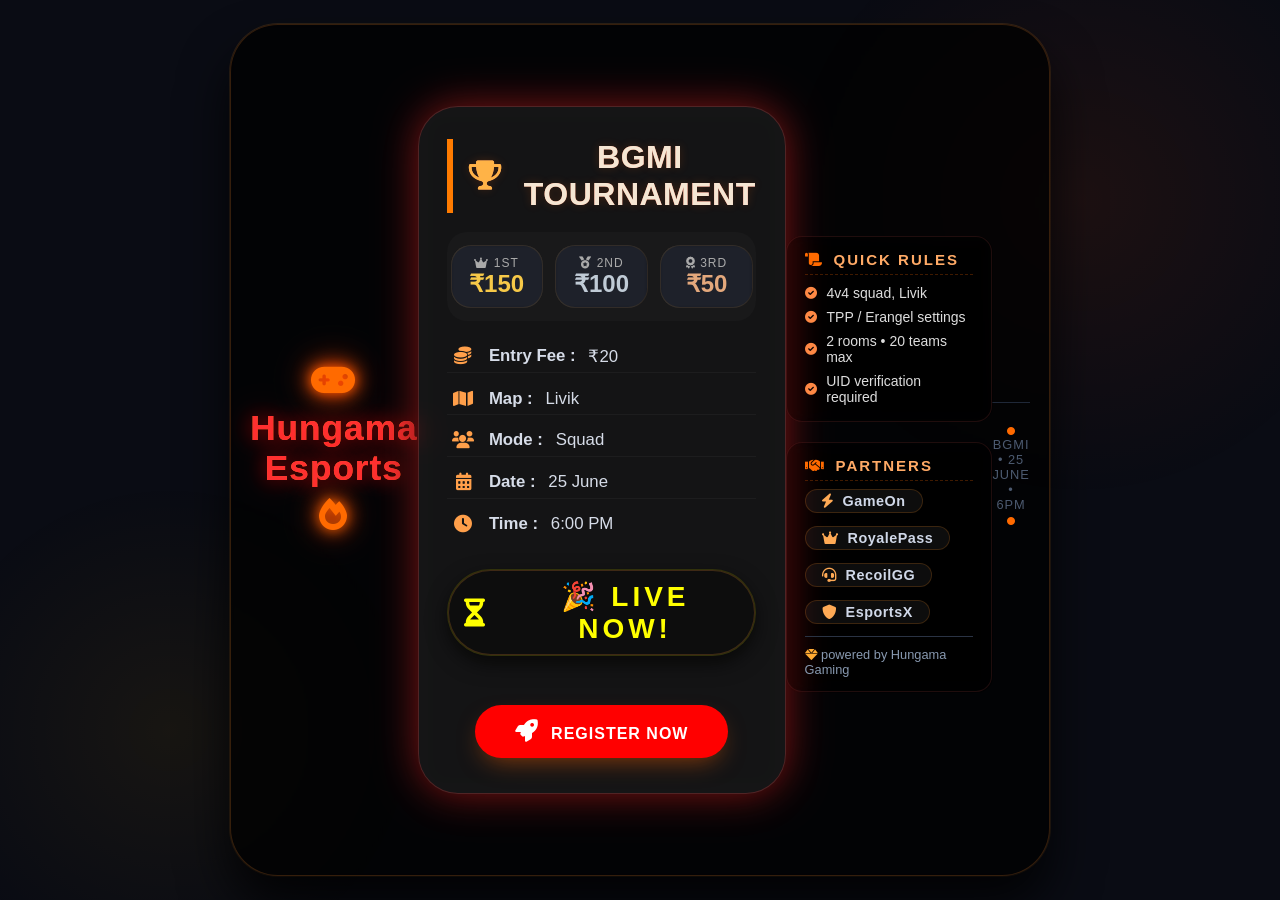
<file: index.html>
<!DOCTYPE html>
<html lang="en">
<head>
  <meta charset="UTF-8" />
  <meta name="viewport" content="width=device-width, initial-scale=1.0" />
  <title>Hungama Esports · BGMI Arena</title>
  <!-- Font Awesome Icons (free) -->
  <link rel="stylesheet" href="https://cdnjs.cloudflare.com/ajax/libs/font-awesome/6.0.0-beta3/css/all.min.css" />
  <style>
    /* ---- RESET & GLOBAL ---- */
    * {
      margin: 0;
      padding: 0;
      box-sizing: border-box;
    }

    body {
      font-family: 'Segoe UI', Roboto, system-ui, sans-serif;
      background: #0b0d15;
      min-height: 100vh;
      display: flex;
      align-items: center;
      justify-content: center;
      padding: 1.5rem;
      /* subtle moving gradient background */
      background: radial-gradient(circle at 20% 30%, #1a1f2e, #0a0c14);
      position: relative;
    }

    /* animated glow orbs */
    body::before {
      content: '';
      position: fixed;
      width: 600px;
      height: 600px;
      background: radial-gradient(circle, rgba(255, 70, 0, 0.08), transparent 70%);
      top: -100px;
      right: -100px;
      z-index: 0;
      pointer-events: none;
    }
    body::after {
      content: '';
      position: fixed;
      width: 500px;
      height: 500px;
      background: radial-gradient(circle, rgba(255, 180, 0, 0.06), transparent 70%);
      bottom: -80px;
      left: -80px;
      z-index: 0;
      pointer-events: none;
    }

    .overlay {
      position: relative;
      z-index: 2;
      width: 100%;
      max-width: 820px;
      margin: 0 auto;
      background: rgba(14, 18, 28, 0.75);
      backdrop-filter: blur(12px);
      -webkit-backdrop-filter: blur(12px);
      border-radius: 48px;
      padding: 2.2rem 2rem 2.8rem;
      box-shadow: 0 30px 50px rgba(0, 0, 0, 0.8), 0 0 0 1px rgba(255, 160, 50, 0.15);
      border: 1px solid rgba(255, 140, 40, 0.2);
      transition: all 0.2s;
    }

    /* ---- HEADER ---- */
    h1 {
      font-size: 2.4rem;
      font-weight: 800;
      letter-spacing: 1px;
      text-align: center;
      background: linear-gradient(135deg, #ff8c1a, #fbb03b, #ff5e00);
      -webkit-background-clip: text;
      background-clip: text;
      color: transparent;
      text-shadow: 0 0 20px rgba(255, 120, 0, 0.3);
      margin-bottom: 1.8rem;
      display: flex;
      align-items: center;
      justify-content: center;
      gap: 0.5rem;
      flex-wrap: wrap;
    }
    h1 i {
      font-size: 2.2rem;
      color: #ff8c1a;
      filter: drop-shadow(0 0 8px #ff6a00);
    }

    /* ---- CARD (tournament details) ---- */
    .card {
      background: rgba(0, 0, 0, 0.4);
      backdrop-filter: blur(4px);
      border-radius: 32px;
      padding: 2rem 2.2rem;
      border: 1px solid rgba(255, 200, 100, 0.15);
      box-shadow: inset 0 2px 4px rgba(255, 255, 255, 0.02);
      display: flex;
      flex-direction: column;
      gap: 0.6rem;
    }

    .card h2 {
      font-size: 2rem;
      font-weight: 700;
      color: #f5e6d3;
      letter-spacing: 0.5px;
      border-left: 6px solid #ff7b00;
      padding-left: 1rem;
      margin-bottom: 0.4rem;
      text-shadow: 0 0 10px rgba(255, 100, 0, 0.2);
    }

    /* prize highlight */
    .prize-grid {
      display: grid;
      grid-template-columns: 1fr 1fr 1fr;
      gap: 0.8rem;
      background: rgba(255, 255, 255, 0.02);
      border-radius: 20px;
      padding: 0.8rem 0.2rem;
      margin: 0.2rem 0 0.6rem;
    }
    .prize-item {
      background: rgba(20, 25, 40, 0.6);
      border-radius: 20px;
      padding: 0.6rem 0.2rem;
      text-align: center;
      border: 1px solid rgba(255, 180, 50, 0.1);
      backdrop-filter: blur(2px);
    }
    .prize-item span {
      display: block;
      font-size: 0.75rem;
      text-transform: uppercase;
      letter-spacing: 1px;
      color: #aaa;
    }
    .prize-item strong {
      font-size: 1.5rem;
      font-weight: 700;
      color: #ffc285;
    }
    .prize-item.gold strong { color: #f7c948; }
    .prize-item.silver strong { color: #c0cbd6; }
    .prize-item.bronze strong { color: #e3a87c; }

    .card p {
      font-size: 1.05rem;
      color: #d6dce8;
      display: flex;
      align-items: center;
      gap: 0.8rem;
      padding: 0.35rem 0.2rem;
      border-bottom: 1px solid rgba(255, 255, 255, 0.04);
    }
    .card p i {
      width: 1.6rem;
      color: #ff9f4a;
      font-size: 1.1rem;
      text-align: center;
    }
    .card p:last-of-type {
      border-bottom: none;
    }

    /* ---- COUNTDOWN (big) ---- */
    #countdown {
      font-size: 2.1rem;
      font-weight: 700;
      background: #151e2b;
      padding: 0.8rem 1.2rem;
      border-radius: 60px;
      text-align: center;
      margin: 0.8rem 0 1.2rem;
      letter-spacing: 4px;
      color: #fdbb6b;
      box-shadow: inset 0 0 0 1px rgba(255, 150, 50, 0.2), 0 8px 20px rgba(0,0,0,0.6);
      font-variant-numeric: tabular-nums;
      border: 1px solid rgba(255, 160, 50, 0.2);
    }
    #countdown i {
      margin-right: 12px;
      color: #ff7b00;
    }

    /* ---- BUTTON ---- */
    .btn {
      display: inline-flex;
      align-items: center;
      justify-content: center;
      gap: 10px;
      background: linear-gradient(145deg, #ff7b00, #e86500);
      padding: 1rem 2rem;
      font-size: 1.4rem;
      font-weight: 700;
      text-transform: uppercase;
      letter-spacing: 1px;
      color: #0b0d15;
      border-radius: 60px;
      text-decoration: none;
      transition: all 0.2s ease;
      border: none;
      box-shadow: 0 10px 25px -8px rgba(255, 100, 0, 0.5);
      margin-top: 0.6rem;
      width: fit-content;
      align-self: center;
      background: linear-gradient(145deg, #ff8c1a, #f55e00);
      color: #111;
      font-weight: 800;
      border: 1px solid rgba(255, 200, 100, 0.3);
    }
    .btn i {
      font-size: 1.4rem;
    }
    .btn:hover {
      transform: scale(1.03);
      background: linear-gradient(145deg, #ff9a2e, #ff5e00);
      box-shadow: 0 0 30px #ff7b00aa;
      color: #000;
    }
    .btn:active {
      transform: scale(0.96);
    }

    /* ---- extra sections: rules & sponsors ---- */
    .extra-row {
      display: flex;
      flex-wrap: wrap;
      gap: 1.2rem;
      margin-top: 1.8rem;
      justify-content: space-between;
    }
    .extra-box {
      flex: 1 1 200px;
      background: rgba(0, 0, 0, 0.3);
      backdrop-filter: blur(4px);
      border-radius: 24px;
      padding: 1.2rem 1.2rem 1.4rem;
      border: 1px solid rgba(255, 180, 70, 0.08);
    }
    .extra-box h3 {
      color: #f5d6b0;
      font-size: 1rem;
      text-transform: uppercase;
      letter-spacing: 2px;
      margin-bottom: 0.6rem;
      display: flex;
      align-items: center;
      gap: 8px;
      border-bottom: 1px dashed #ff8c1a40;
      padding-bottom: 0.4rem;
    }
    .extra-box h3 i {
      color: #ff8c1a;
    }
    .extra-box ul {
      list-style: none;
      color: #bcc6d9;
      font-size: 0.95rem;
      padding-left: 0.2rem;
    }
    .extra-box ul li {
      padding: 0.25rem 0;
      display: flex;
      align-items: center;
      gap: 0.6rem;
    }
    .extra-box ul li i {
      color: #ff9940;
      width: 1.2rem;
      font-size: 0.8rem;
    }
    .sponsor-logos {
      display: flex;
      flex-wrap: wrap;
      gap: 0.8rem 1.2rem;
      align-items: center;
      margin-top: 0.2rem;
    }
    .sponsor-logos span {
      background: rgba(255, 255, 255, 0.05);
      padding: 0.2rem 1rem;
      border-radius: 40px;
      font-size: 0.9rem;
      font-weight: 600;
      color: #d0d8e8;
      border: 1px solid #ff8c1a30;
      letter-spacing: 0.5px;
    }
    .sponsor-logos i {
      color: #ffaa55;
      margin-right: 5px;
    }

    /* ---- responsive ---- */
    @media (max-width: 650px) {
      .overlay {
        padding: 1.5rem 1rem;
      }
      h1 {
        font-size: 1.8rem;
      }
      .card h2 {
        font-size: 1.6rem;
        padding-left: 0.6rem;
      }
      .prize-grid {
        grid-template-columns: 1fr 1fr 1fr;
        gap: 0.4rem;
      }
      #countdown {
        font-size: 1.6rem;
        padding: 0.6rem 0.5rem;
      }
      .btn {
        font-size: 1.1rem;
        padding: 0.8rem 1.6rem;
        width: 100%;
        justify-content: center;
      }
      .extra-row {
        flex-direction: column;
      }
    }
    @media (max-width: 420px) {
      .prize-grid {
        grid-template-columns: 1fr;
      }
      .card p {
        font-size: 0.95rem;
        flex-wrap: wrap;
      }
    }
  </style>
</head>
<body>

<div class="overlay">

  <!-- HEADER with icon -->
  <h1>
    <i class="fas fa-gamepad"></i>
    Hungama Esports
    <i class="fas fa-fire" style="color:#ff6a00; font-size:2rem;"></i>
  </h1>

  <div class="card">

    <h2><i class="fas fa-trophy" style="color:#ffb347; margin-right:12px;"></i> BGMI TOURNAMENT</h2>

    <!-- Prize podium grid -->
    <div class="prize-grid">
      <div class="prize-item gold">
        <span><i class="fas fa-crown"></i> 1st</span>
        <strong>₹150</strong>
      </div>
      <div class="prize-item silver">
        <span><i class="fas fa-medal"></i> 2nd</span>
        <strong>₹100</strong>
      </div>
      <div class="prize-item bronze">
        <span><i class="fas fa-award"></i> 3rd</span>
        <strong>₹50</strong>
      </div>
    </div>

    <!-- Details with icons -->
    <p><i class="fas fa-coins"></i> <strong>Entry Fee :</strong> ₹20</p>
    <p><i class="fas fa-map"></i> <strong>Map :</strong> Livik</p>
    <p><i class="fas fa-users"></i> <strong>Mode :</strong> Squad</p>
    <p><i class="fas fa-calendar-alt"></i> <strong>Date :</strong> 25 June</p>
    <p><i class="fas fa-clock"></i> <strong>Time :</strong> 6:00 PM</p>

    <!-- Countdown -->
    <div id="countdown">
      <i class="fas fa-hourglass-half"></i> 
      <span id="timerDisplay">--:--:--</span>
    </div>

    <!-- Register button -->
    <a class="btn" href="#">
      <i class="fas fa-rocket"></i> REGISTER NOW
    </a>

  </div> <!-- end .card -->

  <!-- ADDITIONAL SECTIONS: RULES + SPONSORS (extra gaming flavour) -->
  <div class="extra-row">
    <!-- RULES box -->
    <div class="extra-box">
      <h3><i class="fas fa-scroll"></i> quick rules</h3>
      <ul>
        <li><i class="fas fa-check-circle"></i> 4v4 squad, Livik</li>
        <li><i class="fas fa-check-circle"></i> TPP / Erangel settings</li>
        <li><i class="fas fa-check-circle"></i> 2 rooms • 20 teams max</li>
        <li><i class="fas fa-check-circle"></i> UID verification required</li>
      </ul>
    </div>

    <!-- SPONSORS / partners -->
    <div class="extra-box">
      <h3><i class="fas fa-handshake"></i> partners</h3>
      <div class="sponsor-logos">
        <span><i class="fas fa-bolt"></i> GameOn</span>
        <span><i class="fas fa-crown"></i> RoyalePass</span>
        <span><i class="fas fa-headset"></i> RecoilGG</span>
        <span><i class="fas fa-shield-alt"></i> EsportsX</span>
      </div>
      <p style="color:#8899b0; font-size:0.8rem; margin-top:12px; border-top:1px solid #2a3344; padding-top:10px;">
        <i class="fas fa-gem" style="color:#ffaa33;"></i> powered by Hungama Gaming
      </p>
    </div>
  </div>

  <!-- small footer note -->
  <div style="text-align:center; margin-top: 1.8rem; color:#4c5a70; font-size:0.8rem; letter-spacing:1px; border-top:1px solid #1f2838; padding-top:1.2rem;">
    <i class="fas fa-circle" style="color:#ff6a00; font-size:0.5rem; vertical-align:middle;"></i>
    BGMI • 25 JUNE • 6PM  <i class="fas fa-circle" style="color:#ff6a00; font-size:0.5rem; vertical-align:middle;"></i>
  </div>

</div> <!-- end .overlay -->

<script>
  (function() {
    // Set the target date: 25 June 2026, 18:00 (6:00 PM)
    const targetDate = new Date(2026, 5, 25, 18, 0, 0).getTime();

    const timerElement = document.getElementById('timerDisplay');
    if (!timerElement) return;

    function updateCountdown() {
      const now = Date.now();
      let diff = targetDate - now;

      if (diff <= 0) {
        timerElement.innerHTML = '🎉 LIVE NOW!';
        return;
      }

      const days = Math.floor(diff / (1000 * 60 * 60 * 24));
      diff -= days * (1000 * 60 * 60 * 24);
      const hours = Math.floor(diff / (1000 * 60 * 60));
      diff -= hours * (1000 * 60 * 60);
      const minutes = Math.floor(diff / (1000 * 60));
      diff -= minutes * (1000 * 60);
      const seconds = Math.floor(diff / 1000);

      // Format: DD:HH:MM:SS  (or only HH:MM:SS if days=0)
      let display = '';
      if (days > 0) {
        display += String(days).padStart(2, '0') + 'd ';
      }
      display += String(hours).padStart(2, '0') + 'h ';
      display += String(minutes).padStart(2, '0') + 'm ';
      display += String(seconds).padStart(2, '0') + 's';

      timerElement.textContent = display;
    }

    updateCountdown();
    setInterval(updateCountdown, 1000);
  })();
</script>

<!-- extra micro-interaction: any link click (no action) -->
</body>
  </html>

<link rel="stylesheet" href="style.css">
</file>
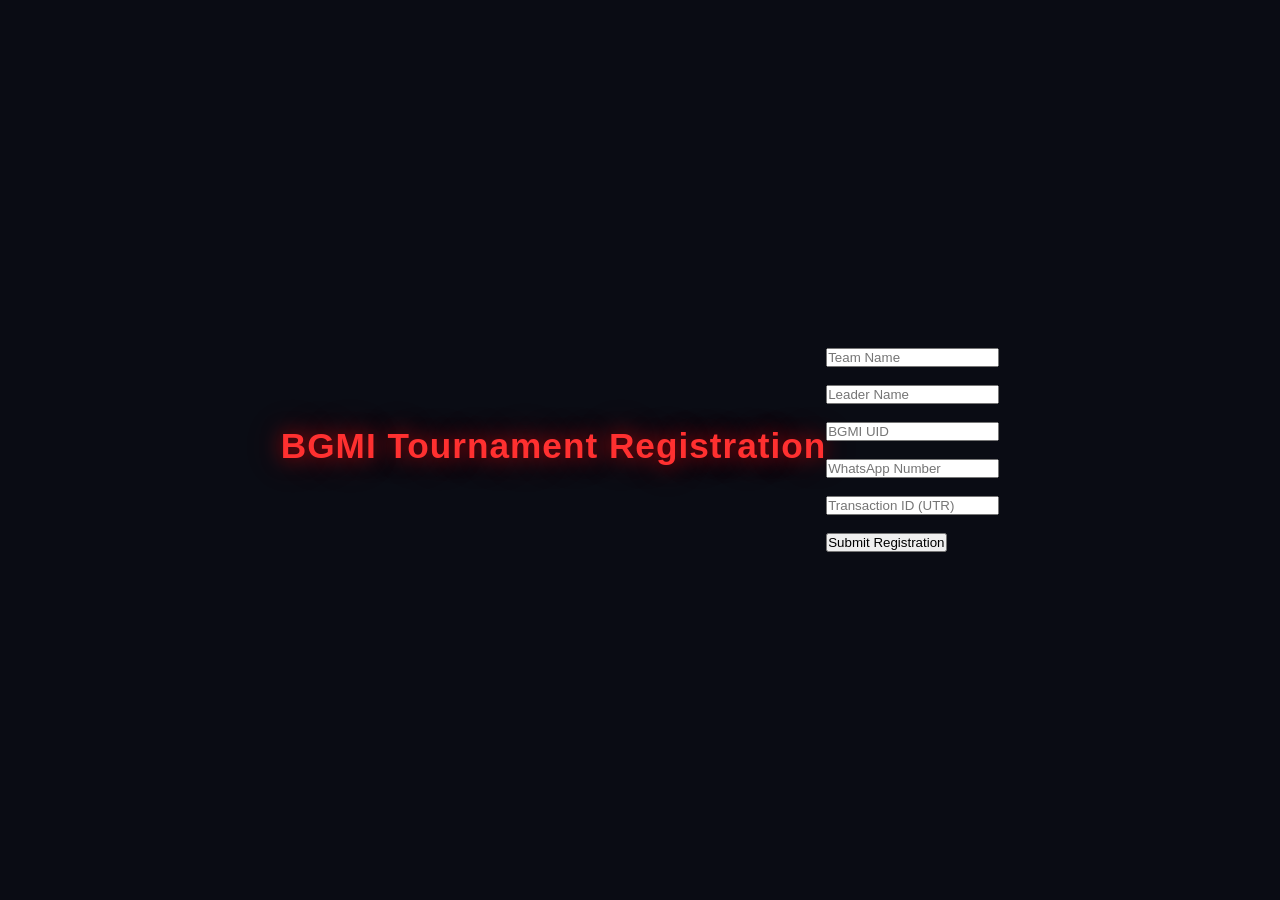
<file: register.html>
<!DOCTYPE html>
<html lang="en">
<head>
<meta charset="UTF-8">
<meta name="viewport" content="width=device-width, initial-scale=1.0">
<title>Register - Hungama Esports</title>
<link rel="stylesheet" href="style.css">
</head>
<body>

<h1>BGMI Tournament Registration</h1>

<form>
<input type="text" placeholder="Team Name" required><br><br>

<input type="text" placeholder="Leader Name" required><br><br>

<input type="text" placeholder="BGMI UID" required><br><br>

<input type="tel" placeholder="WhatsApp Number" required><br><br>

<input type="text" placeholder="Transaction ID (UTR)" required><br><br>

<button type="submit">Submit Registration</button>
</form>

<script src="script.js"></script>
</body>
</html>
</file>
<file: style.css>
/* ===== RESET & BASE ===== */
* {
  margin: 0;
  padding: 0;
  box-sizing: border-box;
  font-family: Arial, sans-serif;
}

body {
  background: url("https://images.unsplash.com/photo-1542751371-adc38448a05e?w=1600") center/cover no-repeat;
  height: 100vh;
  display: flex;
  justify-content: center;
  align-items: center;
  background-color: #0a0c14; /* fallback */
}

/* ===== OVERLAY ===== */
.overlay {
  width: 100%;
  height: 100%;
  background: rgba(0, 0, 0, 0.75);
  backdrop-filter: blur(2px);
  display: flex;
  justify-content: center;
  align-items: center;
  padding: 1.2rem;
}

/* ===== MAIN CARD ===== */
.card {
  width: 90%;
  max-width: 460px;
  background: rgba(255, 255, 255, 0.08);
  backdrop-filter: blur(14px);
  -webkit-backdrop-filter: blur(14px);
  padding: 2rem 1.8rem 2.2rem;
  border-radius: 40px;
  text-align: center;
  color: white;
  box-shadow: 0 0 40px rgba(255, 40, 40, 0.5), 0 10px 40px rgba(0, 0, 0, 0.7);
  border: 1px solid rgba(255, 80, 80, 0.25);
  transition: 0.3s ease;
}

.card:hover {
  box-shadow: 0 0 60px rgba(255, 60, 60, 0.7), 0 10px 40px #000;
}

/* ===== HEADINGS ===== */
h1 {
  color: #ff3030;
  font-size: 2.2rem;
  font-weight: 800;
  letter-spacing: 1px;
  margin-bottom: 0.5rem;
  text-shadow: 0 0 20px rgba(255, 0, 0, 0.6), 0 0 40px rgba(255, 0, 0, 0.3);
  display: flex;
  align-items: center;
  justify-content: center;
  gap: 10px;
  flex-wrap: wrap;
}

h1 i {
  color: #ff6a00;
  filter: drop-shadow(0 0 6px #ff8800);
}

h2 {
  font-size: 1.7rem;
  font-weight: 700;
  background: linear-gradient(135deg, #ffb07c, #ff5e5e);
  -webkit-background-clip: text;
  background-clip: text;
  color: transparent;
  margin-bottom: 1.2rem;
  letter-spacing: 1px;
  display: flex;
  align-items: center;
  justify-content: center;
  gap: 10px;
}

h2 i {
  color: #ffb347;
  font-size: 1.8rem;
}

/* ===== PRIZE PODIUM ===== */
.prize-podium {
  display: flex;
  justify-content: center;
  gap: 12px;
  margin: 0 0 18px 0;
  flex-wrap: wrap;
}

.prize-podium .p-item {
  background: rgba(0, 0, 0, 0.35);
  padding: 8px 16px;
  border-radius: 30px;
  border: 1px solid rgba(255, 200, 100, 0.2);
  min-width: 80px;
  backdrop-filter: blur(4px);
}

.prize-podium .p-item .rank {
  font-size: 13px;
  opacity: 0.8;
  display: block;
  color: #ccc;
}

.prize-podium .p-item .amount {
  font-size: 22px;
  font-weight: bold;
  color: #ffd700;
}

.prize-podium .p-item:nth-child(2) .amount {
  color: #c0cbd6;
}

.prize-podium .p-item:nth-child(3) .amount {
  color: #e3a87c;
}

/* ===== DETAIL ROWS ===== */
.detail-row {
  display: flex;
  align-items: center;
  justify-content: center;
  gap: 10px;
  margin: 6px 0;
  font-size: 17px;
  background: rgba(0, 0, 0, 0.2);
  padding: 6px 14px;
  border-radius: 40px;
  border: 1px solid rgba(255, 255, 255, 0.05);
}

.detail-row i {
  color: #ff6a00;
  width: 22px;
  font-size: 18px;
}

.detail-row strong {
  color: #fff;
  margin-right: 4px;
}

/* ===== BUTTON ===== */
.btn {
  display: inline-block;
  margin-top: 20px;
  padding: 15px 40px;
  background: red;
  color: white;
  text-decoration: none;
  border-radius: 50px;
  font-weight: bold;
  transition: 0.3s;
  border: none;
  cursor: pointer;
  font-size: 1rem;
}

.btn:hover {
  transform: scale(1.1);
  background: #ff4444;
}

.btn i {
  margin-right: 8px;
}

/* ===== COUNTDOWN ===== */
#countdown {
  font-size: 28px;
  margin-top: 20px;
  color: yellow;
  font-weight: bold;
  background: rgba(0, 0, 0, 0.3);
  padding: 10px 16px;
  border-radius: 50px;
  border: 1px solid rgba(255, 255, 0, 0.15);
  display: flex;
  align-items: center;
  justify-content: center;
  gap: 10px;
}

#countdown i {
  color: yellow;
}

/* ===== EXTRA SECTION (RULES + SPONSORS) ===== */
.extra-section {
  display: flex;
  flex-direction: column;
  gap: 14px;
  margin-top: 22px;
}

.extra-box {
  background: rgba(0, 0, 0, 0.3);
  backdrop-filter: blur(6px);
  border-radius: 16px;
  padding: 14px 18px;
  border: 1px solid rgba(255, 100, 100, 0.12);
  text-align: left;
}

.extra-box h3 {
  font-size: 15px;
  text-transform: uppercase;
  letter-spacing: 2px;
  color: #ffaa66;
  margin-bottom: 8px;
  display: flex;
  align-items: center;
  gap: 10px;
  border-bottom: 1px dashed rgba(255, 106, 0, 0.25);
  padding-bottom: 6px;
}

.extra-box h3 i {
  color: #ff6a00;
}

.extra-box ul {
  list-style: none;
  padding: 0;
  display: flex;
  flex-wrap: wrap;
  gap: 4px 16px;
}

.extra-box ul li {
  font-size: 14px;
  color: #ddd;
  display: flex;
  align-items: center;
  gap: 6px;
  padding: 2px 0;
}

.extra-box ul li i {
  color: #ff8844;
  font-size: 12px;
  width: 16px;
}

/* ===== SPONSOR CHIPS ===== */
.sponsor-chips {
  display: flex;
  flex-wrap: wrap;
  gap: 10px;
  margin-top: 4px;
}

.sponsor-chips span {
  background: rgba(255, 255, 255, 0.06);
  padding: 5px 18px;
  border-radius: 40px;
  font-size: 14px;
  border: 1px solid rgba(255, 106, 0, 0.2);
  color: #e0e8f0;
  font-weight: 600;
  letter-spacing: 0.5px;
}

.sponsor-chips span i {
  color: #ff8844;
  margin-right: 6px;
}

/* ===== FOOTER NOTE ===== */
.footer-note {
  margin-top: 20px;
  font-size: 12px;
  color: #8899bb;
  border-top: 1px solid rgba(255, 106, 0, 0.15);
  padding-top: 14px;
  letter-spacing: 1px;
  display: flex;
  justify-content: center;
  gap: 14px;
  align-items: center;
  flex-wrap: wrap;
}

.footer-note i {
  color: #ff6a00;
  font-size: 8px;
}

.footer-note .hashtag {
  color: #ff8844;
}

.footer-note .hashtag i {
  font-size: 12px;
  color: #ff6a00;
}

/* ===== RESPONSIVE ===== */
@media (max-width: 520px) {
  .card {
    padding: 1.5rem 1.2rem 1.8rem;
    max-width: 100%;
  }

  h1 {
    font-size: 1.8rem;
  }

  h2 {
    font-size: 1.4rem;
  }

  .prize-podium {
    gap: 6px;
  }

  .prize-podium .p-item {
    padding: 4px 12px;
    min-width: 60px;
  }

  .prize-podium .p-item .amount {
    font-size: 18px;
  }

  .detail-row {
    font-size: 15px;
    padding: 4px 10px;
    flex-wrap: wrap;
  }

  #countdown {
    font-size: 22px;
    padding: 8px 12px;
  }

  .extra-box ul li {
    font-size: 13px;
  }

  .btn {
    padding: 12px 30px;
    font-size: 0.95rem;
    width: 100%;
  }
}

@media (max-width: 380px) {
  .card {
    padding: 1rem 0.8rem;
  }

  h1 {
    font-size: 1.4rem;
  }

  h2 {
    font-size: 1.2rem;
  }

  .prize-podium .p-item {
    min-width: 50px;
    padding: 3px 8px;
  }

  .prize-podium .p-item .amount {
    font-size: 15px;
  }

  .detail-row {
    font-size: 13px;
    padding: 3px 8px;
  }

  #countdown {
    font-size: 18px;
  }

  .sponsor-chips span {
    font-size: 12px;
    padding: 3px 12px;
  }
    }
</file>
